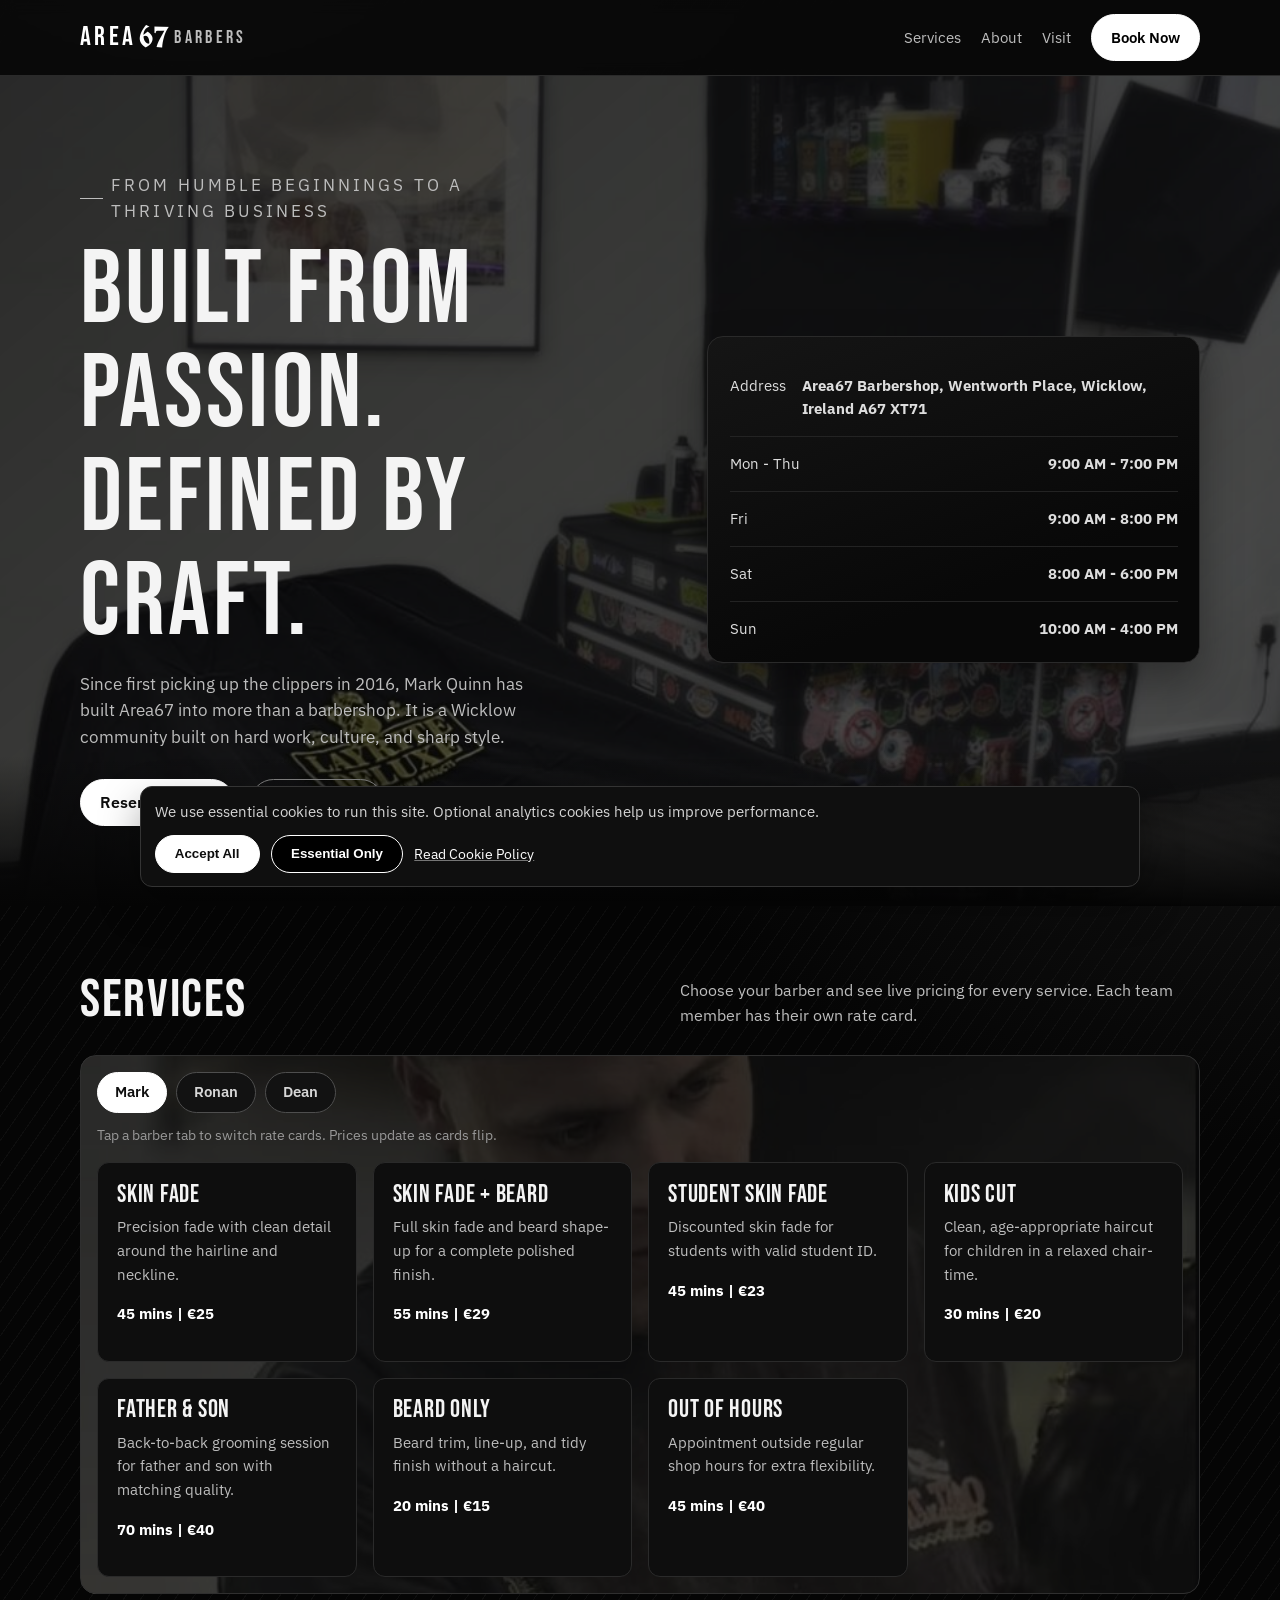
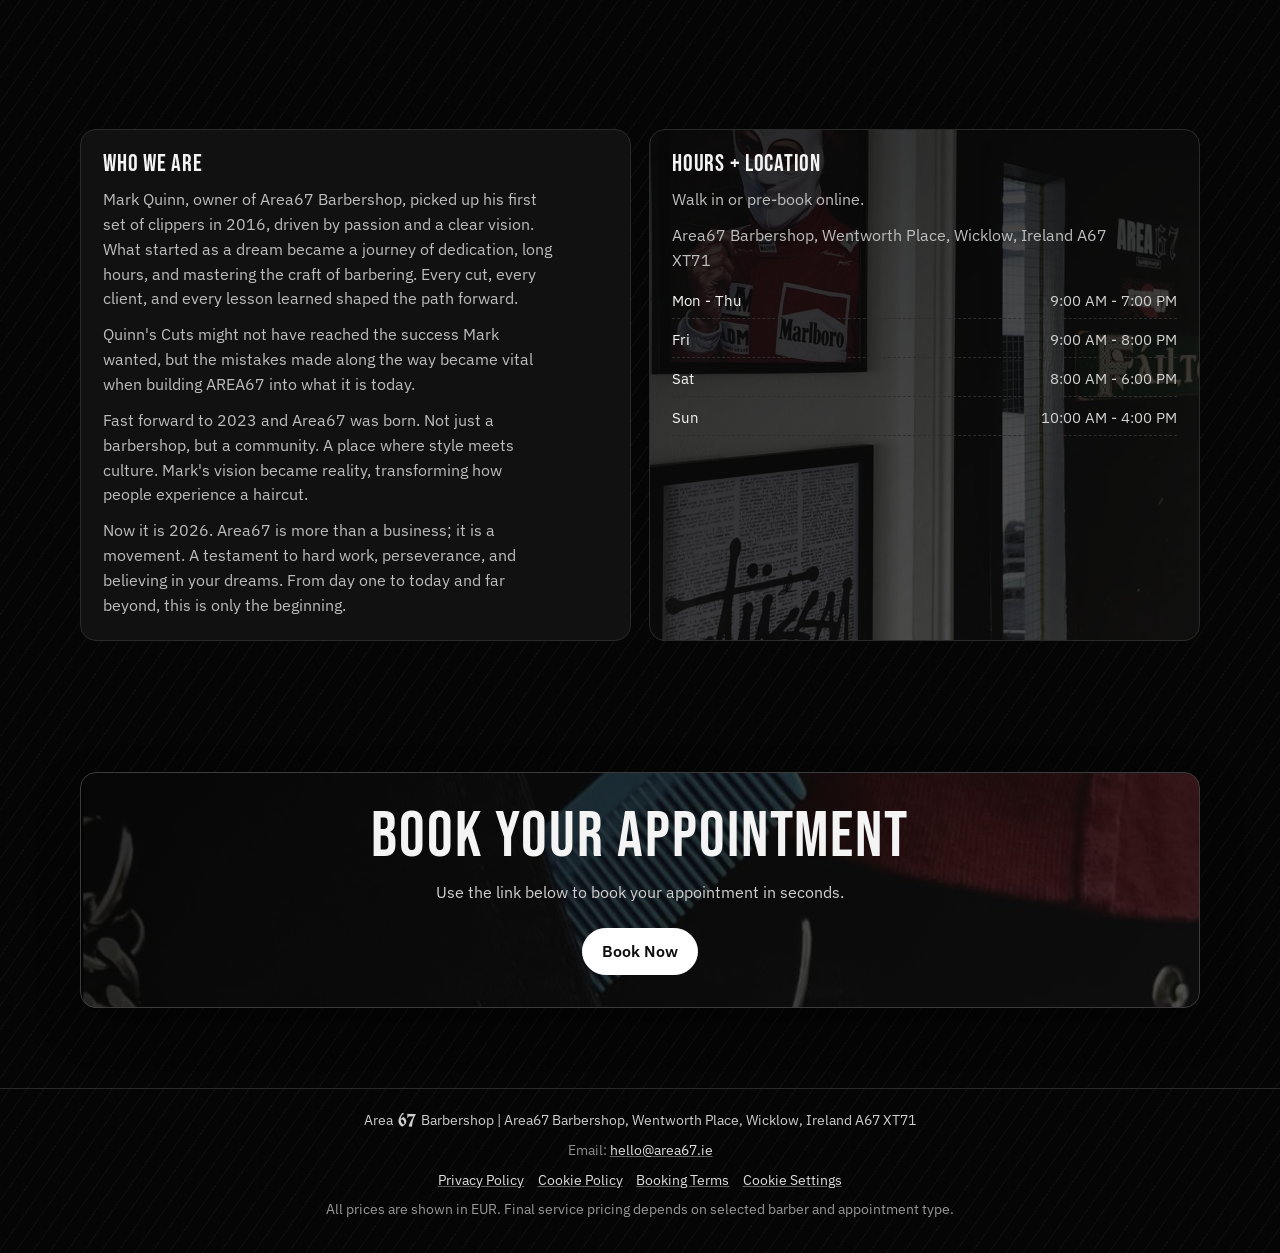
<file: index.html>
<!DOCTYPE html>
<html lang="en">
<head>
  <meta charset="UTF-8">
  <meta name="viewport" content="width=device-width, initial-scale=1.0">
  <title>Area 67 | Barber Shop</title>
  <meta
    name="description"
    content="Area 67 is a modern barber shop delivering sharp cuts, clean fades, and classic grooming in a bold black and white style."
  >
  <link rel="preconnect" href="https://fonts.googleapis.com">
  <link rel="preconnect" href="https://fonts.gstatic.com" crossorigin>
  <link
    href="https://fonts.googleapis.com/css2?family=Bebas+Neue&family=IBM+Plex+Sans:wght@300;400;600;700&family=UnifrakturCook:wght@700&display=swap"
    rel="stylesheet"
  >
  <link rel="stylesheet" href="styles.css">
</head>
<body>
  <header class="topbar">
    <div class="wrap topbar-inner">
      <a class="brand" href="#home">
        <span class="brand-area">Area</span>
        <span class="mark-67">67</span>
        <span class="brand-sub">Barbers</span>
      </a>
      <button
        type="button"
        class="menu-toggle"
        id="menu-toggle"
        aria-label="Toggle navigation"
        aria-expanded="false"
        aria-controls="primary-nav"
      >
        <span></span>
        <span></span>
        <span></span>
      </button>
      <nav class="nav" id="primary-nav" aria-label="Primary">
        <a href="#services">Services</a>
        <a href="#about">About</a>
        <a href="#visit">Visit</a>
        <a
          class="btn btn-primary"
          href="https://area67barbershop.resurva.com/setup/schedule?utm_source=ig&utm_medium=social&utm_content=link_in_bio&fbclid=PAZXh0bgNhZW0CMTEAc3J0YwZhcHBfaWQPOTM2NjE5NzQzMzkyNDU5AAGnultvOgio1y6CcfB5xbN4PMm_neVGWay00D0aU-7tb61X-ncNCI0bT1IBFow_aem_NWXIrEiBk0nKZkxMyjL7mQ"
          target="_blank"
          rel="noopener noreferrer"
        >Book Now</a>
      </nav>
    </div>
  </header>

  <main id="home">
    <section class="hero">
      <div class="wrap hero-grid">
        <div>
          <p class="eyebrow" data-reveal="1">From Humble Beginnings to a Thriving Business</p>
          <h1 data-reveal="2">BUILT FROM PASSION.<br>DEFINED BY CRAFT.</h1>
          <p data-reveal="3">
            Since first picking up the clippers in 2016, Mark Quinn has built Area67 into more
            than a barbershop. It is a Wicklow community built on hard work, culture, and sharp style.
          </p>
          <div class="hero-actions" data-reveal="4">
            <a class="btn btn-primary" href="#book">Reserve a Chair</a>
            <a class="btn btn-ghost" href="#services">See Services</a>
          </div>
        </div>

        <aside class="hero-card" aria-label="Today at Area 67">
          <div class="line"><span>Address</span><strong>Area67 Barbershop, Wentworth Place, Wicklow, Ireland A67 XT71</strong></div>
          <div class="line"><span>Mon - Thu</span><strong>9:00 AM - 7:00 PM</strong></div>
          <div class="line"><span>Fri</span><strong>9:00 AM - 8:00 PM</strong></div>
          <div class="line"><span>Sat</span><strong>8:00 AM - 6:00 PM</strong></div>
          <div class="line"><span>Sun</span><strong>10:00 AM - 4:00 PM</strong></div>
        </aside>
      </div>
    </section>

    <section id="services">
      <div class="wrap">
        <div class="section-head">
          <h2>Services</h2>
          <p>
            Choose your barber and see live pricing for every service.
            Each team member has their own rate card.
          </p>
        </div>

        <div class="services-shell">
          <div class="barber-tabs" role="tablist" aria-label="Select Barber">
            <button class="barber-tab is-active" type="button" role="tab" aria-selected="true" tabindex="0" data-barber="mark">Mark</button>
            <button class="barber-tab" type="button" role="tab" aria-selected="false" tabindex="-1" data-barber="ronan">Ronan</button>
            <button class="barber-tab" type="button" role="tab" aria-selected="false" tabindex="-1" data-barber="dean">Dean</button>
          </div>
          <p class="services-note">Tap a barber tab to switch rate cards. Prices update as cards flip.</p>

          <div class="services-grid" role="tabpanel" aria-label="Service Prices">
          <article class="service">
            <h3>Skin Fade</h3>
            <p>
              Precision fade with clean detail around the hairline and neckline.
            </p>
            <p class="price">45 mins | <span class="service-price" data-service="skinFade">&euro;25</span></p>
          </article>
          <article class="service">
            <h3>Skin Fade + Beard</h3>
            <p>
              Full skin fade and beard shape-up for a complete polished finish.
            </p>
            <p class="price">55 mins | <span class="service-price" data-service="skinFadeBeard">&euro;29</span></p>
          </article>
          <article class="service">
            <h3>Student Skin Fade</h3>
            <p>
              Discounted skin fade for students with valid student ID.
            </p>
            <p class="price">45 mins | <span class="service-price" data-service="studentSkinFade">&euro;23</span></p>
          </article>
          <article class="service">
            <h3>Kids Cut</h3>
            <p>
              Clean, age-appropriate haircut for children in a relaxed chair-time.
            </p>
            <p class="price">30 mins | <span class="service-price" data-service="kidsCut">&euro;20</span></p>
          </article>
          <article class="service">
            <h3>Father &amp; Son</h3>
            <p>
              Back-to-back grooming session for father and son with matching quality.
            </p>
            <p class="price">70 mins | <span class="service-price" data-service="fatherSon">&euro;40</span></p>
          </article>
          <article class="service">
            <h3>Beard Only</h3>
            <p>
              Beard trim, line-up, and tidy finish without a haircut.
            </p>
            <p class="price">20 mins | <span class="service-price" data-service="beardOnly">&euro;15</span></p>
          </article>
          <article class="service">
            <h3>Out of Hours</h3>
            <p>
              Appointment outside regular shop hours for extra flexibility.
            </p>
            <p class="price">45 mins | <span class="service-price" data-service="outOfHours">&euro;35</span></p>
          </article>
          </div>
        </div>
      </div>
    </section>

    <section id="about">
      <div class="wrap split">
        <article class="panel">
          <h2>Who We Are</h2>
          <p>
            Mark Quinn, owner of Area67 Barbershop, picked up his first set of clippers in 2016,
            driven by passion and a clear vision. What started as a dream became a journey of
            dedication, long hours, and mastering the craft of barbering. Every cut, every client,
            and every lesson learned shaped the path forward.
          </p>
          <p>
            Quinn's Cuts might not have reached the success Mark wanted, but the mistakes made
            along the way became vital when building AREA67 into what it is today.
          </p>
          <p>
            Fast forward to 2023 and Area67 was born. Not just a barbershop, but a community.
            A place where style meets culture. Mark's vision became reality, transforming how
            people experience a haircut.
          </p>
          <p>
            Now it is <span id="current-year">2026</span>. Area67 is more than a business; it is a movement. A testament to
            hard work, perseverance, and believing in your dreams. From day one to today and
            far beyond, this is only the beginning.
          </p>
        </article>

        <article class="panel" id="visit">
          <h2>Hours + Location</h2>
          <p>Walk in or pre-book online.</p>
          <p>Area67 Barbershop, Wentworth Place, Wicklow, Ireland A67 XT71</p>
          <div class="hours" role="group" aria-label="Opening Hours">
            <div class="hours-row"><span>Mon - Thu</span><span>9:00 AM - 7:00 PM</span></div>
            <div class="hours-row"><span>Fri</span><span>9:00 AM - 8:00 PM</span></div>
            <div class="hours-row"><span>Sat</span><span>8:00 AM - 6:00 PM</span></div>
            <div class="hours-row"><span>Sun</span><span>10:00 AM - 4:00 PM</span></div>
          </div>
        </article>
      </div>
    </section>

    <section class="cta" id="book">
      <div class="wrap">
        <div class="cta-box">
          <h2>Book Your Appointment</h2>
          <p>Use the link below to book your appointment in seconds.</p>

          <div class="booking-actions">
            <a
              class="btn btn-primary"
              href="https://area67barbershop.resurva.com/setup/schedule?utm_source=ig&utm_medium=social&utm_content=link_in_bio&fbclid=PAZXh0bgNhZW0CMTEAc3J0YwZhcHBfaWQPOTM2NjE5NzQzMzkyNDU5AAGnultvOgio1y6CcfB5xbN4PMm_neVGWay00D0aU-7tb61X-ncNCI0bT1IBFow_aem_NWXIrEiBk0nKZkxMyjL7mQ"
              target="_blank"
              rel="noopener noreferrer"
            >Book Now</a>
          </div>
        </div>
      </div>
    </section>
  </main>

  <footer>
    <div class="wrap footer-content">
      <p class="footer-brand">Area <span class="mark-67 mark-67-footer">67</span> Barbershop | Area67 Barbershop, Wentworth Place, Wicklow, Ireland A67 XT71</p>
      <p class="footer-contact">Email: <a href="mailto:hello@area67.ie">hello@area67.ie</a></p>
      <nav class="footer-legal-links" aria-label="Legal Links">
        <a href="privacy.html">Privacy Policy</a>
        <a href="cookie-policy.html">Cookie Policy</a>
        <a href="terms.html">Booking Terms</a>
        <button type="button" class="footer-link-button" id="manage-cookies">Cookie Settings</button>
      </nav>
      <p class="footer-small">All prices are shown in EUR. Final service pricing depends on selected barber and appointment type.</p>
    </div>
  </footer>

  <div class="cookie-banner" id="cookie-banner" hidden>
    <div class="cookie-banner-inner" role="dialog" aria-live="polite" aria-label="Cookie Preferences">
      <p>We use essential cookies to run this site. Optional analytics cookies help us improve performance.</p>
      <div class="cookie-banner-actions">
        <button type="button" class="btn btn-primary" id="cookie-accept-all">Accept All</button>
        <button type="button" class="btn btn-ghost" id="cookie-essential-only">Essential Only</button>
        <a href="cookie-policy.html">Read Cookie Policy</a>
      </div>
    </div>
  </div>

  <script>
    const pricingByBarber = {
      mark: {
        skinFade: 25,
        skinFadeBeard: 29,
        studentSkinFade: 23,
        kidsCut: 20,
        fatherSon: 40,
        beardOnly: 15,
        outOfHours: 40
      },
      ronan: {
        skinFade: 25,
        skinFadeBeard: 30,
        studentSkinFade: 20,
        kidsCut: 20,
        fatherSon: 40,
        beardOnly: 15,
        outOfHours: 40
      },
      dean: {
        skinFade: 23,
        skinFadeBeard: 25,
        studentSkinFade: 20,
        kidsCut: 20,
        fatherSon: 40,
        beardOnly: 15,
        outOfHours: 40
      }
    };

    const barberTabs = document.querySelectorAll(".barber-tab");
    const servicePrices = document.querySelectorAll(".service-price");
    const servicesGrid = document.querySelector(".services-grid");
    const servicesShell = document.querySelector(".services-shell");
    const barberBackgroundByKey = {
      mark: "images/mark.JPG",
      ronan: "images/ronan.JPG",
      dean: "images/dean.JPG"
    };
    const barberBackgroundPositionByKey = {
      mark: "center 50%",
      ronan: "center 40%",
      dean: "center 40%"
    };
    let priceUpdateTimer;
    let flipCleanupTimer;
    let activeBarber = "mark";

    function updateServicePrices(barberKey) {
      const barberPrices = pricingByBarber[barberKey];
      if (!barberPrices) {
        return;
      }

      servicePrices.forEach((priceEl) => {
        const serviceKey = priceEl.dataset.service;
        const nextPrice = barberPrices[serviceKey];
        if (typeof nextPrice === "number") {
          priceEl.innerHTML = "&euro;" + nextPrice;
        }
      });
    }

    function animateServicePriceChange(barberKey) {
      if (!servicesGrid) {
        updateServicePrices(barberKey);
        return;
      }

      servicesGrid.classList.remove("is-flipping");
      void servicesGrid.offsetWidth;
      servicesGrid.classList.add("is-flipping");

      clearTimeout(priceUpdateTimer);
      clearTimeout(flipCleanupTimer);

      priceUpdateTimer = setTimeout(() => {
        updateServicePrices(barberKey);
      }, 260);

      flipCleanupTimer = setTimeout(() => {
        servicesGrid.classList.remove("is-flipping");
      }, 900);
    }

    function setActiveBarber(barberKey) {
      activeBarber = barberKey;
      barberTabs.forEach((tab) => {
        const isSelected = tab.dataset.barber === barberKey;
        tab.classList.toggle("is-active", isSelected);
        tab.setAttribute("aria-selected", String(isSelected));
        tab.tabIndex = isSelected ? 0 : -1;
      });

      const backgroundImage = barberBackgroundByKey[barberKey];
      if (servicesShell && backgroundImage) {
        servicesShell.style.setProperty("--barber-image", `url('${backgroundImage}')`);
        servicesShell.style.setProperty("--barber-position", barberBackgroundPositionByKey[barberKey] || "center 50%");
      }
    }

    barberTabs.forEach((tab, index) => {
      tab.addEventListener("click", () => {
        const barberKey = tab.dataset.barber;
        if (!barberKey || barberKey === activeBarber) {
          return;
        }
        setActiveBarber(barberKey);
        animateServicePriceChange(barberKey);
      });

      tab.addEventListener("keydown", (event) => {
        if (event.key !== "ArrowRight" && event.key !== "ArrowLeft") {
          return;
        }

        event.preventDefault();
        const nextIndex =
          event.key === "ArrowRight"
            ? (index + 1) % barberTabs.length
            : (index - 1 + barberTabs.length) % barberTabs.length;
        const nextTab = barberTabs[nextIndex];
        nextTab.focus();

        const barberKey = nextTab.dataset.barber;
        if (!barberKey || barberKey === activeBarber) {
          return;
        }
        setActiveBarber(barberKey);
        animateServicePriceChange(barberKey);
      });
    });

    setActiveBarber(activeBarber);
    updateServicePrices(activeBarber);

    const cookieBanner = document.getElementById("cookie-banner");
    const cookieAcceptButton = document.getElementById("cookie-accept-all");
    const cookieEssentialButton = document.getElementById("cookie-essential-only");
    const manageCookiesButton = document.getElementById("manage-cookies");
    const consentStorageKey = "area67_cookie_consent";
    const currentYearEl = document.getElementById("current-year");
    const menuToggle = document.getElementById("menu-toggle");
    const primaryNav = document.getElementById("primary-nav");

    if (currentYearEl) {
      currentYearEl.textContent = String(new Date().getFullYear());
    }

    function setCookieConsent(value) {
      localStorage.setItem(consentStorageKey, value);
      cookieBanner.hidden = true;
      window.area67CookieConsent = value;
    }

    function showCookieBanner() {
      if (!cookieBanner) {
        return;
      }
      cookieBanner.hidden = false;
    }

    function initializeCookieConsent() {
      const storedConsent = localStorage.getItem(consentStorageKey);
      if (!storedConsent) {
        showCookieBanner();
        return;
      }
      window.area67CookieConsent = storedConsent;
    }

    if (cookieAcceptButton) {
      cookieAcceptButton.addEventListener("click", () => {
        setCookieConsent("all");
      });
    }

    if (cookieEssentialButton) {
      cookieEssentialButton.addEventListener("click", () => {
        setCookieConsent("essential");
      });
    }

    if (manageCookiesButton) {
      manageCookiesButton.addEventListener("click", () => {
        showCookieBanner();
      });
    }

    initializeCookieConsent();

    function closeMobileNav() {
      if (!primaryNav || !menuToggle) {
        return;
      }
      primaryNav.classList.remove("is-open");
      menuToggle.setAttribute("aria-expanded", "false");
    }

    if (menuToggle && primaryNav) {
      menuToggle.addEventListener("click", () => {
        const nextExpanded = menuToggle.getAttribute("aria-expanded") !== "true";
        menuToggle.setAttribute("aria-expanded", String(nextExpanded));
        primaryNav.classList.toggle("is-open", nextExpanded);
      });

      primaryNav.querySelectorAll("a").forEach((link) => {
        link.addEventListener("click", () => {
          closeMobileNav();
        });
      });

      window.addEventListener("resize", () => {
        if (window.innerWidth > 950) {
          closeMobileNav();
        }
      });
    }
  </script>
</body>
</html>
</file>
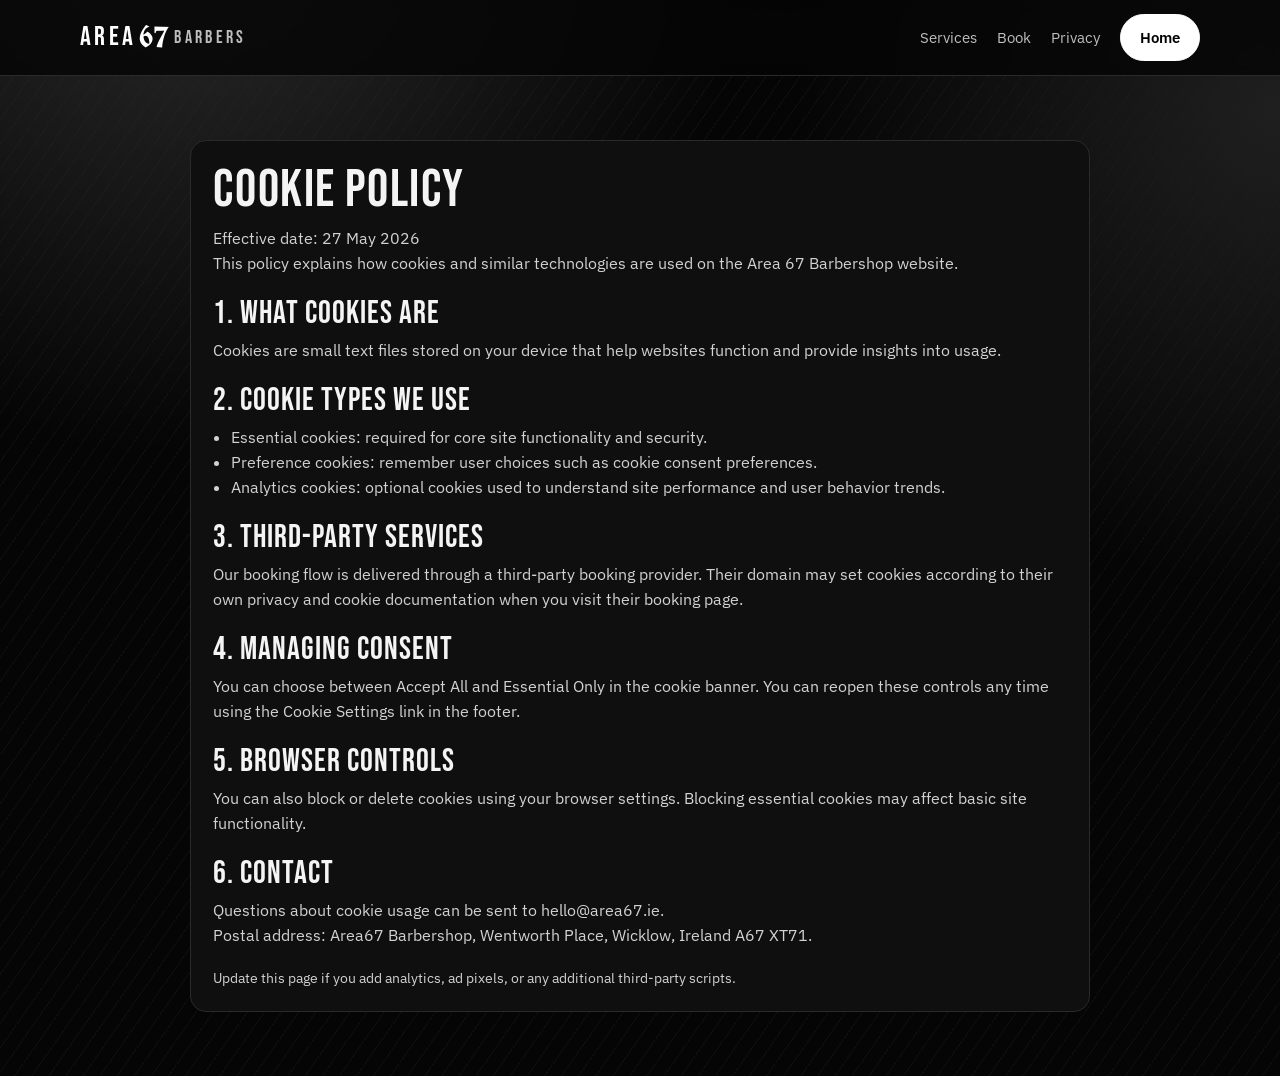
<file: cookie-policy.html>
<!DOCTYPE html>
<html lang="en">
<head>
  <meta charset="UTF-8">
  <meta name="viewport" content="width=device-width, initial-scale=1.0">
  <title>Cookie Policy | Area 67 Barbershop</title>
  <meta name="description" content="Area 67 cookie policy and consent controls.">
  <link rel="preconnect" href="https://fonts.googleapis.com">
  <link rel="preconnect" href="https://fonts.gstatic.com" crossorigin>
  <link href="https://fonts.googleapis.com/css2?family=Bebas+Neue&family=IBM+Plex+Sans:wght@300;400;600;700&family=UnifrakturCook:wght@700&display=swap" rel="stylesheet">
  <link rel="stylesheet" href="styles.css">
</head>
<body>
  <header class="topbar">
    <div class="wrap topbar-inner">
      <a class="brand" href="index.html">
        <span class="brand-area">Area</span>
        <span class="mark-67">67</span>
        <span class="brand-sub">Barbers</span>
      </a>
      <nav class="nav" aria-label="Primary">
        <a href="index.html#services">Services</a>
        <a href="index.html#book">Book</a>
        <a href="privacy.html">Privacy</a>
        <a class="btn btn-primary" href="index.html">Home</a>
      </nav>
    </div>
  </header>

  <main class="legal-main">
    <div class="wrap legal-card">
      <h1>Cookie Policy</h1>
      <p>Effective date: 27 May 2026</p>
      <p>This policy explains how cookies and similar technologies are used on the Area 67 Barbershop website.</p>

      <h2>1. What Cookies Are</h2>
      <p>Cookies are small text files stored on your device that help websites function and provide insights into usage.</p>

      <h2>2. Cookie Types We Use</h2>
      <ul>
        <li>Essential cookies: required for core site functionality and security.</li>
        <li>Preference cookies: remember user choices such as cookie consent preferences.</li>
        <li>Analytics cookies: optional cookies used to understand site performance and user behavior trends.</li>
      </ul>

      <h2>3. Third-Party Services</h2>
      <p>Our booking flow is delivered through a third-party booking provider. Their domain may set cookies according to their own privacy and cookie documentation when you visit their booking page.</p>

      <h2>4. Managing Consent</h2>
      <p>You can choose between Accept All and Essential Only in the cookie banner. You can reopen these controls any time using the Cookie Settings link in the footer.</p>

      <h2>5. Browser Controls</h2>
      <p>You can also block or delete cookies using your browser settings. Blocking essential cookies may affect basic site functionality.</p>

      <h2>6. Contact</h2>
      <p>Questions about cookie usage can be sent to <a href="mailto:hello@area67.ie">hello@area67.ie</a>.</p>
      <p>Postal address: Area67 Barbershop, Wentworth Place, Wicklow, Ireland A67 XT71.</p>

      <p class="legal-note">Update this page if you add analytics, ad pixels, or any additional third-party scripts.</p>
    </div>
  </main>
</body>
</html>
</file>
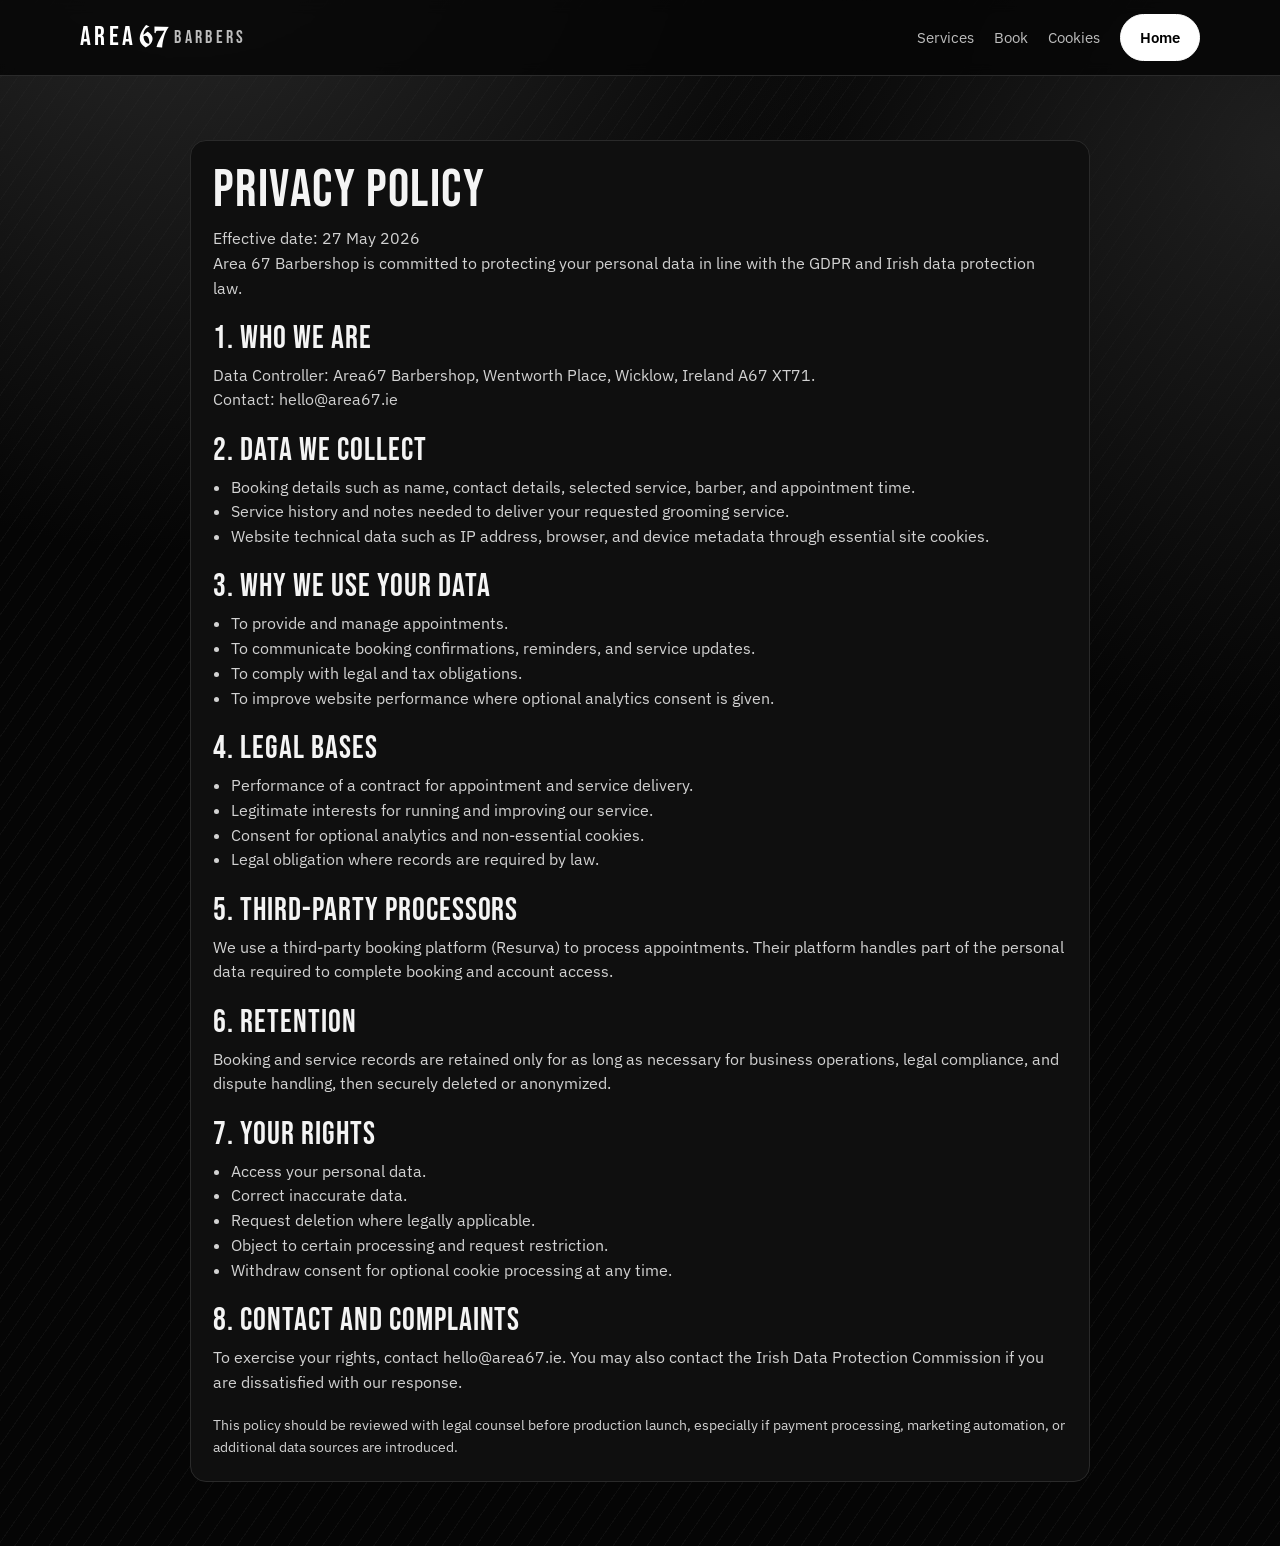
<file: privacy.html>
<!DOCTYPE html>
<html lang="en">
<head>
  <meta charset="UTF-8">
  <meta name="viewport" content="width=device-width, initial-scale=1.0">
  <title>Privacy Policy | Area 67 Barbershop</title>
  <meta name="description" content="Area 67 privacy policy covering personal data handling and GDPR rights.">
  <link rel="preconnect" href="https://fonts.googleapis.com">
  <link rel="preconnect" href="https://fonts.gstatic.com" crossorigin>
  <link href="https://fonts.googleapis.com/css2?family=Bebas+Neue&family=IBM+Plex+Sans:wght@300;400;600;700&family=UnifrakturCook:wght@700&display=swap" rel="stylesheet">
  <link rel="stylesheet" href="styles.css">
</head>
<body>
  <header class="topbar">
    <div class="wrap topbar-inner">
      <a class="brand" href="index.html">
        <span class="brand-area">Area</span>
        <span class="mark-67">67</span>
        <span class="brand-sub">Barbers</span>
      </a>
      <nav class="nav" aria-label="Primary">
        <a href="index.html#services">Services</a>
        <a href="index.html#book">Book</a>
        <a href="cookie-policy.html">Cookies</a>
        <a class="btn btn-primary" href="index.html">Home</a>
      </nav>
    </div>
  </header>

  <main class="legal-main">
    <div class="wrap legal-card">
      <h1>Privacy Policy</h1>
      <p>Effective date: 27 May 2026</p>
      <p>Area 67 Barbershop is committed to protecting your personal data in line with the GDPR and Irish data protection law.</p>

      <h2>1. Who We Are</h2>
      <p>Data Controller: Area67 Barbershop, Wentworth Place, Wicklow, Ireland A67 XT71.</p>
      <p>Contact: <a href="mailto:hello@area67.ie">hello@area67.ie</a></p>

      <h2>2. Data We Collect</h2>
      <ul>
        <li>Booking details such as name, contact details, selected service, barber, and appointment time.</li>
        <li>Service history and notes needed to deliver your requested grooming service.</li>
        <li>Website technical data such as IP address, browser, and device metadata through essential site cookies.</li>
      </ul>

      <h2>3. Why We Use Your Data</h2>
      <ul>
        <li>To provide and manage appointments.</li>
        <li>To communicate booking confirmations, reminders, and service updates.</li>
        <li>To comply with legal and tax obligations.</li>
        <li>To improve website performance where optional analytics consent is given.</li>
      </ul>

      <h2>4. Legal Bases</h2>
      <ul>
        <li>Performance of a contract for appointment and service delivery.</li>
        <li>Legitimate interests for running and improving our service.</li>
        <li>Consent for optional analytics and non-essential cookies.</li>
        <li>Legal obligation where records are required by law.</li>
      </ul>

      <h2>5. Third-Party Processors</h2>
      <p>We use a third-party booking platform (Resurva) to process appointments. Their platform handles part of the personal data required to complete booking and account access.</p>

      <h2>6. Retention</h2>
      <p>Booking and service records are retained only for as long as necessary for business operations, legal compliance, and dispute handling, then securely deleted or anonymized.</p>

      <h2>7. Your Rights</h2>
      <ul>
        <li>Access your personal data.</li>
        <li>Correct inaccurate data.</li>
        <li>Request deletion where legally applicable.</li>
        <li>Object to certain processing and request restriction.</li>
        <li>Withdraw consent for optional cookie processing at any time.</li>
      </ul>

      <h2>8. Contact and Complaints</h2>
      <p>To exercise your rights, contact <a href="mailto:hello@area67.ie">hello@area67.ie</a>. You may also contact the Irish Data Protection Commission if you are dissatisfied with our response.</p>

      <p class="legal-note">This policy should be reviewed with legal counsel before production launch, especially if payment processing, marketing automation, or additional data sources are introduced.</p>
    </div>
  </main>
</body>
</html>
</file>
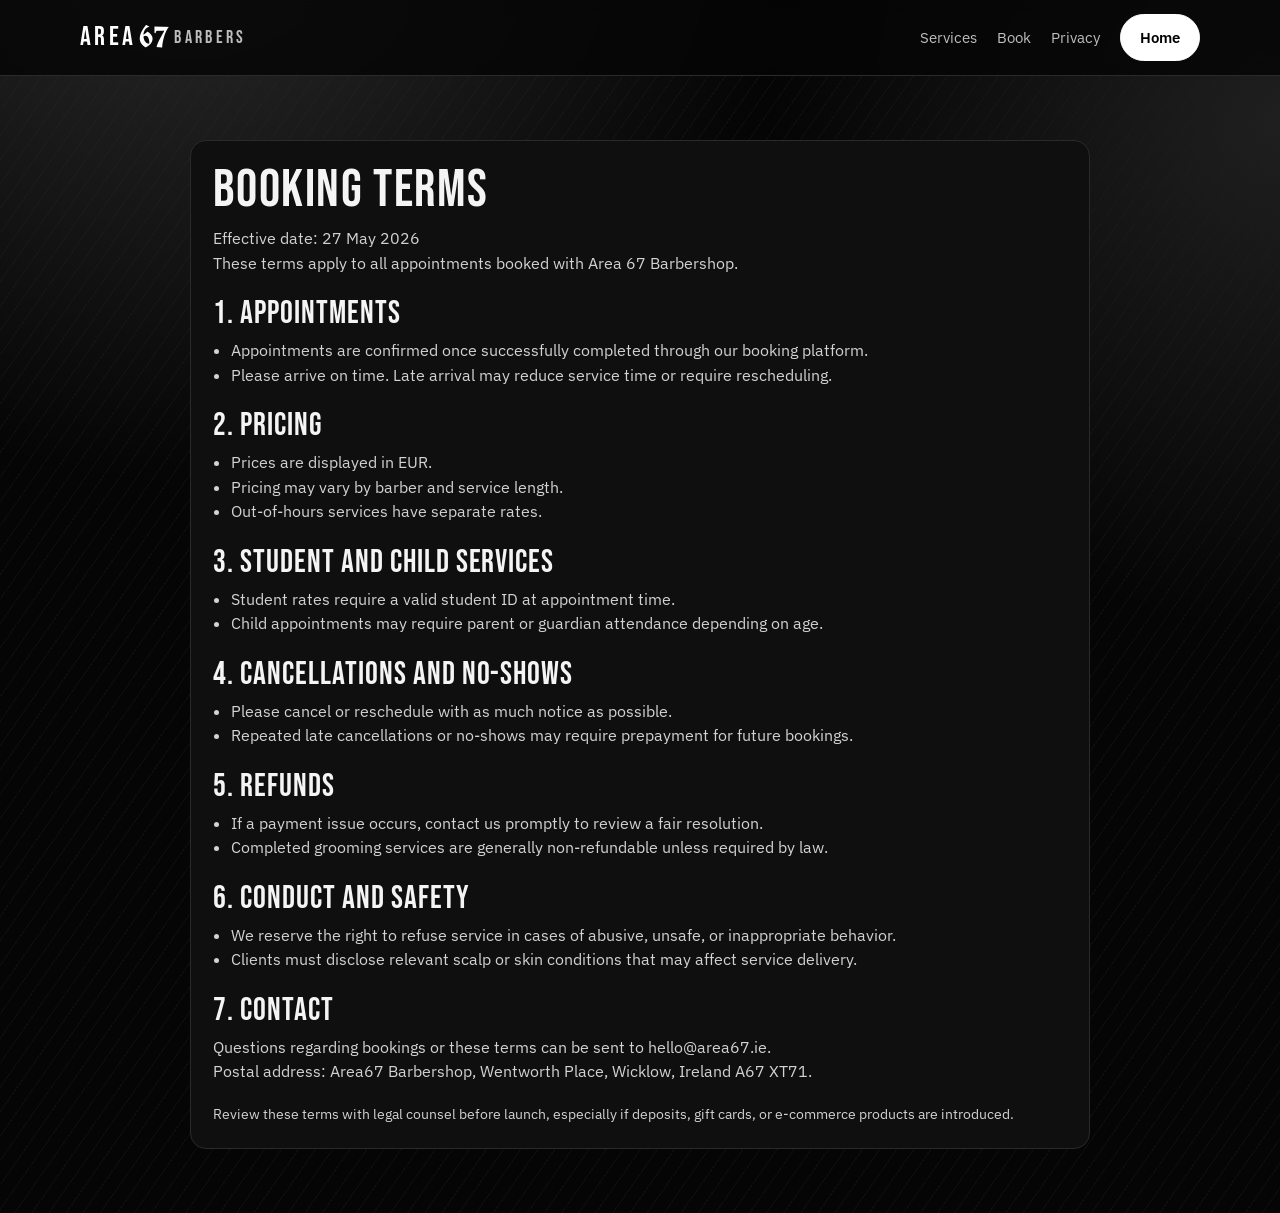
<file: terms.html>
<!DOCTYPE html>
<html lang="en">
<head>
  <meta charset="UTF-8">
  <meta name="viewport" content="width=device-width, initial-scale=1.0">
  <title>Booking Terms | Area 67 Barbershop</title>
  <meta name="description" content="Area 67 booking terms and cancellation policy.">
  <link rel="preconnect" href="https://fonts.googleapis.com">
  <link rel="preconnect" href="https://fonts.gstatic.com" crossorigin>
  <link href="https://fonts.googleapis.com/css2?family=Bebas+Neue&family=IBM+Plex+Sans:wght@300;400;600;700&family=UnifrakturCook:wght@700&display=swap" rel="stylesheet">
  <link rel="stylesheet" href="styles.css">
</head>
<body>
  <header class="topbar">
    <div class="wrap topbar-inner">
      <a class="brand" href="index.html">
        <span class="brand-area">Area</span>
        <span class="mark-67">67</span>
        <span class="brand-sub">Barbers</span>
      </a>
      <nav class="nav" aria-label="Primary">
        <a href="index.html#services">Services</a>
        <a href="index.html#book">Book</a>
        <a href="privacy.html">Privacy</a>
        <a class="btn btn-primary" href="index.html">Home</a>
      </nav>
    </div>
  </header>

  <main class="legal-main">
    <div class="wrap legal-card">
      <h1>Booking Terms</h1>
      <p>Effective date: 27 May 2026</p>
      <p>These terms apply to all appointments booked with Area 67 Barbershop.</p>

      <h2>1. Appointments</h2>
      <ul>
        <li>Appointments are confirmed once successfully completed through our booking platform.</li>
        <li>Please arrive on time. Late arrival may reduce service time or require rescheduling.</li>
      </ul>

      <h2>2. Pricing</h2>
      <ul>
        <li>Prices are displayed in EUR.</li>
        <li>Pricing may vary by barber and service length.</li>
        <li>Out-of-hours services have separate rates.</li>
      </ul>

      <h2>3. Student and Child Services</h2>
      <ul>
        <li>Student rates require a valid student ID at appointment time.</li>
        <li>Child appointments may require parent or guardian attendance depending on age.</li>
      </ul>

      <h2>4. Cancellations and No-Shows</h2>
      <ul>
        <li>Please cancel or reschedule with as much notice as possible.</li>
        <li>Repeated late cancellations or no-shows may require prepayment for future bookings.</li>
      </ul>

      <h2>5. Refunds</h2>
      <ul>
        <li>If a payment issue occurs, contact us promptly to review a fair resolution.</li>
        <li>Completed grooming services are generally non-refundable unless required by law.</li>
      </ul>

      <h2>6. Conduct and Safety</h2>
      <ul>
        <li>We reserve the right to refuse service in cases of abusive, unsafe, or inappropriate behavior.</li>
        <li>Clients must disclose relevant scalp or skin conditions that may affect service delivery.</li>
      </ul>

      <h2>7. Contact</h2>
      <p>Questions regarding bookings or these terms can be sent to <a href="mailto:hello@area67.ie">hello@area67.ie</a>.</p>
      <p>Postal address: Area67 Barbershop, Wentworth Place, Wicklow, Ireland A67 XT71.</p>

      <p class="legal-note">Review these terms with legal counsel before launch, especially if deposits, gift cards, or e-commerce products are introduced.</p>
    </div>
  </main>
</body>
</html>
</file>
<file: styles.css>
:root {
  --bg: #050505;
  --panel: #111111;
  --text: #f4f4f4;
  --muted: #bdbdbd;
  --line: #2a2a2a;
  --white: #ffffff;
  --radius: 16px;
  --shadow: 0 18px 40px rgba(0, 0, 0, 0.35);
  --max-width: 1120px;
  --ease: 250ms ease;
}

* {
  box-sizing: border-box;
  margin: 0;
  padding: 0;
}

html,
body {
  width: 100%;
  min-height: 100%;
  scroll-behavior: smooth;
}

body {
  font-family: "IBM Plex Sans", sans-serif;
  color: var(--text);
  background:
    radial-gradient(circle at 15% -10%, #2c2c2c 0%, rgba(0, 0, 0, 0) 35%),
    radial-gradient(circle at 100% 10%, #1f1f1f 0%, rgba(0, 0, 0, 0) 30%),
    repeating-linear-gradient(
      -55deg,
      rgba(255, 255, 255, 0.035) 0,
      rgba(255, 255, 255, 0.035) 1px,
      transparent 1px,
      transparent 14px
    ),
    var(--bg);
  line-height: 1.55;
}

a {
  color: inherit;
  text-decoration: none;
}

.wrap {
  width: min(var(--max-width), 92%);
  margin: 0 auto;
}

.topbar {
  position: sticky;
  top: 0;
  z-index: 10;
  backdrop-filter: blur(7px);
  background: rgba(5, 5, 5, 0.82);
  border-bottom: 1px solid var(--line);
}

.topbar-inner {
  display: flex;
  align-items: center;
  justify-content: space-between;
  padding: 0.9rem 0;
}

.brand {
  display: inline-flex;
  align-items: flex-end;
  gap: 0.2rem;
  font-family: "Bebas Neue", sans-serif;
  letter-spacing: 0.12em;
  font-size: 1.7rem;
  color: var(--white);
}

.brand-area {
  line-height: 1;
}

.mark-67 {
  font-family: "UnifrakturCook", "Times New Roman", serif;
  font-size: 1.95rem;
  letter-spacing: 0.01em;
  line-height: 0.85;
  transform: translateY(-1px);
  display: inline-block;
}

.brand-sub {
  align-self: flex-start;
  color: var(--muted);
  font-size: 1.1rem;
  vertical-align: super;
  margin-left: 0.15rem;
}

.mark-67-footer {
  font-size: 1.2rem;
  vertical-align: middle;
  margin: 0 0.1rem;
}

.nav {
  display: flex;
  align-items: center;
  gap: 1.25rem;
  font-size: 0.95rem;
}

.nav a {
  color: var(--muted);
  transition: color var(--ease);
}

.nav a:hover {
  color: var(--white);
}

.menu-toggle {
  display: none;
  width: 42px;
  height: 42px;
  border: 1px solid #4a4a4a;
  border-radius: 10px;
  background: rgba(10, 10, 10, 0.85);
  align-items: center;
  justify-content: center;
  flex-direction: column;
  gap: 5px;
  cursor: pointer;
}

.menu-toggle span {
  width: 18px;
  height: 2px;
  background: #ffffff;
}

.btn {
  display: inline-flex;
  align-items: center;
  justify-content: center;
  border: 1px solid var(--white);
  border-radius: 999px;
  padding: 0.65rem 1.2rem;
  font-weight: 600;
  transition: transform var(--ease), background var(--ease), color var(--ease);
}

.btn:hover {
  transform: translateY(-2px);
}

.btn-primary {
  background: var(--white);
  color: #0d0d0d;
}

.nav .btn-primary {
  color: #000000;
}

.btn-primary:hover {
  background: #dedede;
}

.btn-ghost {
  color: var(--white);
  border-color: #7f7f7f;
}

.btn-ghost:hover {
  border-color: var(--white);
  background: rgba(255, 255, 255, 0.1);
}

.hero {
  position: relative;
  background:
    linear-gradient(140deg, rgba(0, 0, 0, 0.78), rgba(0, 0, 0, 0.58)),
    url("images/seat.JPG") center 35% / cover no-repeat;
  padding: 6rem 0 5rem;
  overflow: clip;
}

.hero::after {
  content: "";
  position: absolute;
  left: 0;
  right: 0;
  bottom: 0;
  height: 150px;
  pointer-events: none;
  background: linear-gradient(to bottom, rgba(5, 5, 5, 0), var(--bg));
}

.hero .wrap {
  position: relative;
  z-index: 1;
}

.hero-grid {
  display: grid;
  gap: 2.2rem;
  grid-template-columns: 1.2fr 1fr;
  align-items: center;
}

.eyebrow {
  display: inline-flex;
  align-items: center;
  gap: 0.5rem;
  font-size: 0.8rem;
  text-transform: uppercase;
  letter-spacing: 0.18em;
  color: var(--muted);
  margin-bottom: 0.9rem;
}

.eyebrow::before {
  content: "";
  width: 30px;
  height: 1px;
  background: var(--muted);
}

h1,
h2,
h3 {
  font-family: "Bebas Neue", sans-serif;
  letter-spacing: 0.03em;
  line-height: 1;
  font-weight: 400;
}

h1 {
  font-size: clamp(2.8rem, 10vw, 6.5rem);
  margin-bottom: 1rem;
}

.hero p {
  color: var(--muted);
  font-size: 1.06rem;
  max-width: 48ch;
}

.hero-actions {
  display: flex;
  gap: 0.9rem;
  margin-top: 1.8rem;
  flex-wrap: wrap;
}

.hero-card {
  background: linear-gradient(160deg, #151515, #080808 70%);
  border: 1px solid var(--line);
  border-radius: var(--radius);
  box-shadow: var(--shadow);
  padding: 1.35rem;
  animation: floatIn 700ms ease both;
  animation-delay: 240ms;
}

.hero-card .line {
  display: flex;
  justify-content: space-between;
  gap: 1rem;
  padding: 0.95rem 0;
  border-bottom: 1px solid #232323;
  color: #dddddd;
  font-size: 0.95rem;
}

.hero-card .line:last-child {
  border-bottom: none;
  padding-bottom: 0;
}

section {
  padding: 4.2rem 0;
}

.section-head {
  display: flex;
  align-items: end;
  justify-content: space-between;
  gap: 1.2rem;
  margin-bottom: 1.7rem;
}

.section-head h2 {
  font-size: clamp(2rem, 5vw, 3.4rem);
}

.section-head p {
  max-width: 52ch;
  color: var(--muted);
}

.services-shell {
  --barber-image: url("images/mark.JPG");
  --barber-position: center 50%;
  border: 1px solid #2f2f2f;
  border-radius: var(--radius);
  background:
    linear-gradient(180deg, rgba(0, 0, 0, 0.78), rgba(0, 0, 0, 0.72)),
    var(--barber-image) var(--barber-position) / cover no-repeat;
  padding: 1rem;
  transition: background 300ms ease;
}

.barber-tabs {
  display: flex;
  gap: 0.6rem;
  flex-wrap: wrap;
  margin-bottom: 0.7rem;
}

.barber-tab {
  border: 1px solid #4e4e4e;
  background: #121212;
  color: #d7d7d7;
  border-radius: 999px;
  padding: 0.52rem 1.05rem;
  font: inherit;
  font-size: 0.92rem;
  font-weight: 600;
  cursor: pointer;
  transition: border-color var(--ease), color var(--ease), background var(--ease), transform var(--ease);
}

.barber-tab:hover {
  border-color: #8c8c8c;
  color: #ffffff;
  transform: translateY(-1px);
}

.barber-tab:focus-visible {
  outline: 2px solid #f1f1f1;
  outline-offset: 2px;
}

.barber-tab.is-active {
  background: #ffffff;
  color: #0e0e0e;
  border-color: #ffffff;
}

.services-note {
  color: #989898;
  font-size: 0.88rem;
  margin-bottom: 1rem;
}

.services-grid {
  display: grid;
  grid-template-columns: repeat(4, minmax(0, 1fr));
  gap: 1rem;
  perspective: 1100px;
}

.services-grid.is-flipping .service {
  backface-visibility: hidden;
  transform-origin: center center;
  animation: flipCardHorizontal 520ms cubic-bezier(0.5, 0.05, 0.2, 1) both;
}

.services-grid.is-flipping .service:nth-child(2) {
  animation-delay: 40ms;
}

.services-grid.is-flipping .service:nth-child(3) {
  animation-delay: 80ms;
}

.services-grid.is-flipping .service:nth-child(4) {
  animation-delay: 120ms;
}

.services-grid.is-flipping .service:nth-child(5) {
  animation-delay: 160ms;
}

.services-grid.is-flipping .service:nth-child(6) {
  animation-delay: 200ms;
}

.services-grid.is-flipping .service:nth-child(7) {
  animation-delay: 240ms;
}

.service {
  background: #0e0e0e;
  border: 1px solid var(--line);
  border-radius: calc(var(--radius) - 4px);
  padding: 1.2rem;
  min-height: 195px;
  transition: border-color var(--ease), transform var(--ease);
}

.service:hover {
  border-color: #787878;
  transform: translateY(-4px);
}

.service h3 {
  font-size: 1.55rem;
  margin-bottom: 0.5rem;
}

.service p {
  color: var(--muted);
  margin-bottom: 1rem;
  font-size: 0.95rem;
}

.service .price {
  font-size: 0.95rem;
  font-weight: 700;
  color: var(--white);
}

.split {
  display: grid;
  grid-template-columns: repeat(2, minmax(0, 1fr));
  gap: 1.1rem;
}

.panel {
  background: var(--panel);
  border: 1px solid var(--line);
  border-radius: var(--radius);
  padding: 1.4rem;
}

#visit.panel {
  background:
    linear-gradient(140deg, rgba(0, 0, 0, 0.78), rgba(0, 0, 0, 0.62)),
    url("images/shop.JPG") center center / cover no-repeat;
}

.panel p {
  color: var(--muted);
  margin-top: 0.7rem;
  max-width: 45ch;
}

.hours {
  display: grid;
  gap: 0.55rem;
  margin-top: 1rem;
  font-size: 0.95rem;
}

.hours-row {
  display: flex;
  justify-content: space-between;
  border-bottom: 1px dashed #2d2d2d;
  padding-bottom: 0.35rem;
}

.hours-row span:last-child {
  color: #d2d2d2;
}

.cta {
  position: relative;
  padding: 4rem 0 5rem;
}

.cta-box {
  background:
    linear-gradient(125deg, rgba(0, 0, 0, 0.78), rgba(0, 0, 0, 0.58)),
    url("images/barber.JPG") center 38% / cover no-repeat;
  border: 1px solid #3b3b3b;
  border-radius: var(--radius);
  padding: 2rem;
  text-align: center;
  box-shadow: var(--shadow);
}

.cta-box h2 {
  font-size: clamp(2.1rem, 7vw, 4rem);
  margin-bottom: 0.7rem;
}

.cta-box p {
  color: #d0d0d0;
  max-width: 60ch;
  margin: 0 auto 1.4rem;
}

.booking-actions {
  margin-top: 1rem;
  display: flex;
  justify-content: center;
  gap: 0.8rem;
  flex-wrap: wrap;
}

footer {
  border-top: 1px solid var(--line);
  padding: 1.3rem 0 2rem;
  color: #8d8d8d;
  font-size: 0.85rem;
  text-align: center;
}

.footer-content {
  display: grid;
  gap: 0.55rem;
}

.footer-brand {
  color: #cfcfcf;
}

.footer-contact a,
.footer-legal-links a {
  color: #dfdfdf;
  text-decoration: underline;
  text-decoration-color: #5f5f5f;
}

.footer-legal-links {
  display: flex;
  align-items: center;
  justify-content: center;
  gap: 0.85rem;
  flex-wrap: wrap;
}

.footer-link-button {
  border: none;
  background: transparent;
  color: #dfdfdf;
  text-decoration: underline;
  text-decoration-color: #5f5f5f;
  cursor: pointer;
  font: inherit;
  padding: 0;
}

.footer-small {
  color: #989898;
}

.cookie-banner {
  position: fixed;
  left: 0;
  right: 0;
  bottom: 0;
  z-index: 20;
  padding: 0.8rem;
}

.cookie-banner-inner {
  width: min(1000px, 96%);
  margin: 0 auto;
  background: #0f0f0f;
  border: 1px solid #343434;
  border-radius: 12px;
  padding: 0.85rem;
  box-shadow: var(--shadow);
  display: grid;
  gap: 0.7rem;
}

.cookie-banner-inner p {
  color: #d5d5d5;
  font-size: 0.92rem;
}

.cookie-banner-actions {
  display: flex;
  align-items: center;
  gap: 0.7rem;
  flex-wrap: wrap;
}

.cookie-banner-actions a {
  color: #ffffff;
  text-decoration: underline;
  text-decoration-color: #757575;
  font-size: 0.9rem;
}

.cookie-banner-actions #cookie-essential-only {
  background: #000000;
  color: #ffffff;
  border-color: #ffffff;
  transition: background 250ms ease, color 250ms ease;
}

.cookie-banner-actions #cookie-essential-only:hover {
  background: #ffffff;
  color: #000000;
}

.legal-main {
  padding: 4rem 0;
}

.legal-card {
  max-width: 900px;
  margin: 0 auto;
  border: 1px solid var(--line);
  background: #0f0f0f;
  border-radius: var(--radius);
  padding: 1.4rem;
}

.legal-card h1 {
  font-size: clamp(2rem, 7vw, 3.3rem);
  margin-bottom: 0.6rem;
}

.legal-card h2 {
  font-size: clamp(1.4rem, 4vw, 2rem);
  margin-top: 1.4rem;
  margin-bottom: 0.5rem;
}

.legal-card p,
.legal-card li {
  color: #d2d2d2;
}

.legal-card ul {
  padding-left: 1.1rem;
}

.legal-note {
  margin-top: 1.2rem;
  font-size: 0.9rem;
  color: #aaaaaa;
}

[data-reveal] {
  opacity: 0;
  transform: translateY(20px);
  animation: reveal 600ms ease forwards;
}

[data-reveal="2"] {
  animation-delay: 120ms;
}

[data-reveal="3"] {
  animation-delay: 240ms;
}

[data-reveal="4"] {
  animation-delay: 360ms;
}

@keyframes reveal {
  to {
    opacity: 1;
    transform: translateY(0);
  }
}

@keyframes floatIn {
  from {
    opacity: 0;
    transform: translateX(26px) scale(0.98);
  }
  to {
    opacity: 1;
    transform: translateX(0) scale(1);
  }
}

@keyframes flipCardHorizontal {
  0% {
    opacity: 1;
    transform: rotateY(0deg) scale(1);
  }
  50% {
    opacity: 0.28;
    transform: rotateY(90deg) scale(0.98);
  }
  100% {
    opacity: 1;
    transform: rotateY(0deg) scale(1);
  }
}

@media (max-width: 950px) {
  .hero-grid,
  .services-grid,
  .split {
    grid-template-columns: 1fr;
  }

  .topbar-inner {
    flex-wrap: nowrap;
    gap: 0.65rem;
    position: relative;
  }

  .menu-toggle {
    display: inline-flex;
  }

  .nav {
    position: absolute;
    top: calc(100% + 0.55rem);
    left: 0;
    right: 0;
    display: none;
    flex-direction: column;
    align-items: stretch;
    gap: 0.55rem;
    padding: 0.85rem;
    border: 1px solid #2f2f2f;
    border-radius: 12px;
    background: rgba(10, 10, 10, 0.96);
    backdrop-filter: blur(6px);
  }

  .nav.is-open {
    display: flex;
  }

  .nav a {
    padding: 0.45rem 0.2rem;
  }

  .nav .btn {
    width: 100%;
  }

  .hero {
    padding-top: 4.5rem;
  }

  .section-head {
    flex-direction: column;
    align-items: start;
  }
}

@media (max-width: 560px) {
  .barber-tabs {
    gap: 0.45rem;
  }

  .barber-tab {
    padding: 0.5rem 0.9rem;
    font-size: 0.88rem;
  }

  .nav {
    font-size: 0.9rem;
  }

  .btn {
    padding: 0.6rem 1rem;
  }

  .hero-actions {
    width: 100%;
  }

  .hero-actions .btn {
    flex: 1;
  }

  .cookie-banner-actions {
    flex-direction: column;
    align-items: stretch;
  }

  .cookie-banner-actions .btn {
    width: 100%;
  }

}
</file>
